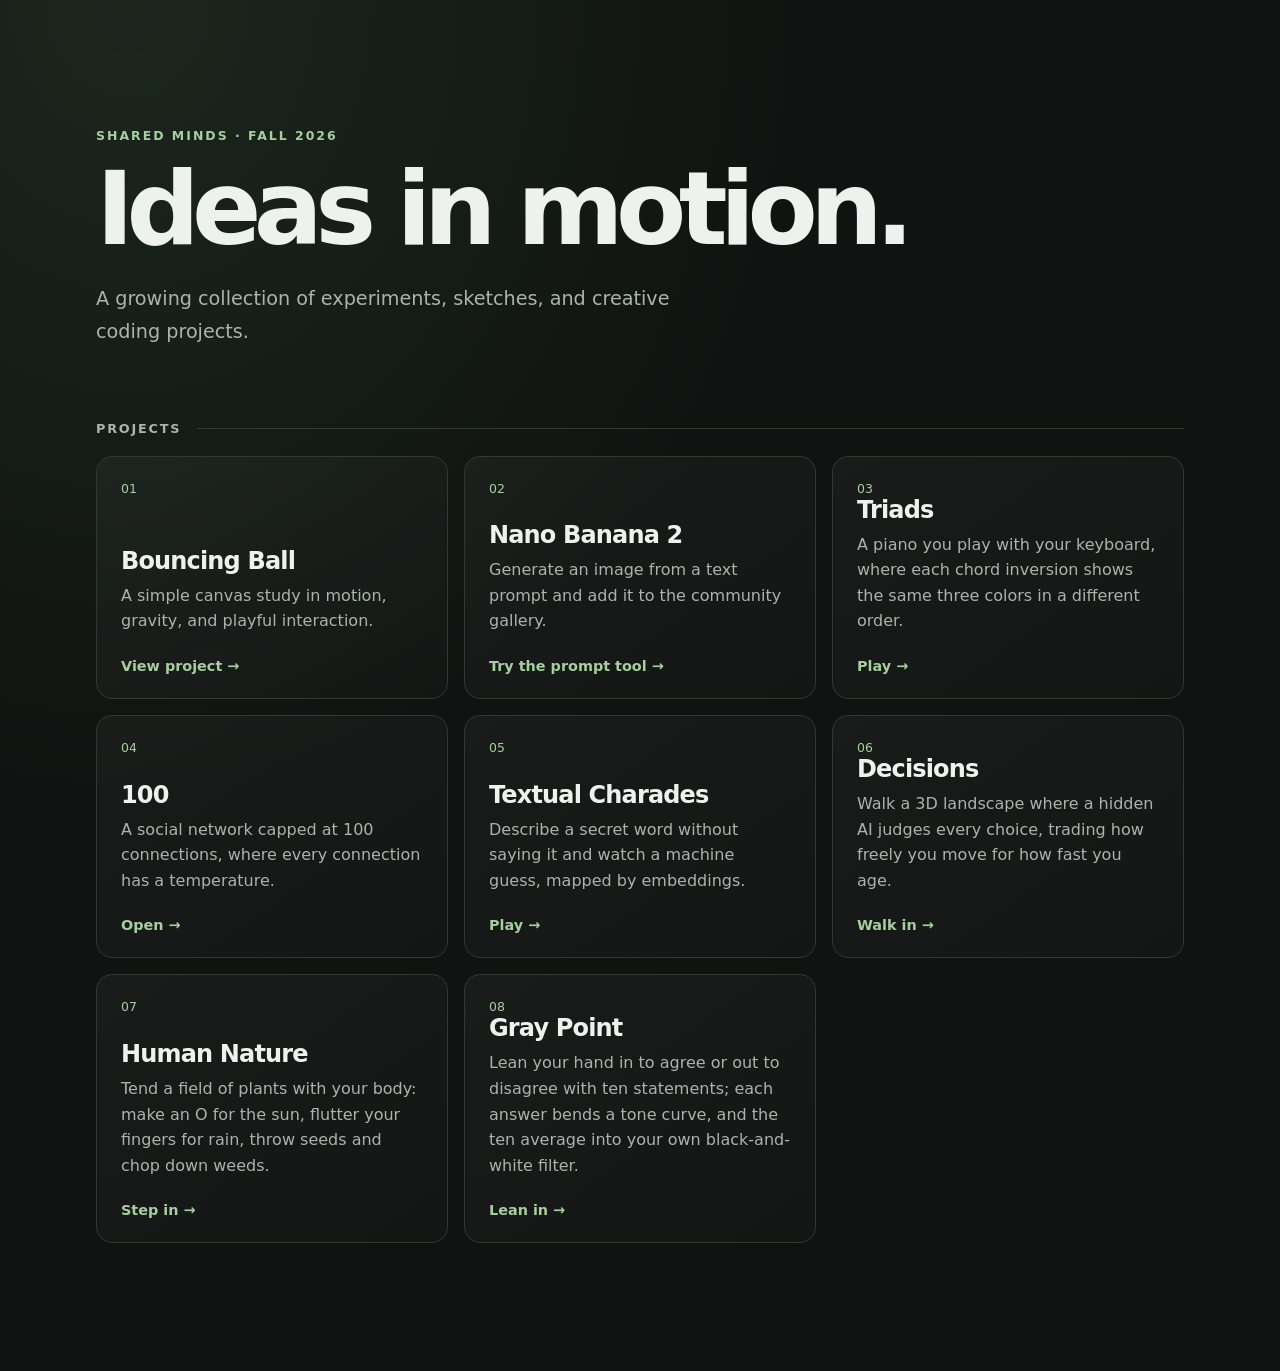
<file: index.html>
<!doctype html>
<html lang="en">
<head>
  <meta charset="utf-8">
  <meta name="viewport" content="width=device-width, initial-scale=1">
  <meta name="description" content="A collection of creative coding projects and examples.">
  <title>Shared Minds — Projects</title>
  <style>
    :root {
      color-scheme: dark;
      font-family: ui-sans-serif, system-ui, -apple-system, BlinkMacSystemFont, "Segoe UI", sans-serif;
      background: #101311;
      color: #edf2ec;
    }

    * {
      box-sizing: border-box;
    }

    body {
      min-height: 100vh;
      margin: 0;
      background:
        radial-gradient(ellipse at 10% 0%, rgb(101 159 104 / 14%), transparent 42rem),
        #101311;
    }

    main {
      width: min(100% - 3rem, 68rem);
      margin: 0 auto;
      padding: clamp(4rem, 10vw, 8rem) 0;
    }

    .eyebrow {
      margin: 0 0 1rem;
      color: #a6cf9e;
      font-size: 0.78rem;
      font-weight: 700;
      letter-spacing: 0.16em;
      text-transform: uppercase;
    }

    h1 {
      max-width: 12ch;
      margin: 0;
      font-size: clamp(3rem, 8vw, 6.5rem);
      font-weight: 650;
      letter-spacing: -0.075em;
      line-height: 0.98;
    }

    .intro {
      max-width: 36rem;
      margin: 1.5rem 0 0;
      color: #aab5a9;
      font-size: clamp(1rem, 2vw, 1.2rem);
      line-height: 1.7;
    }

    .section-heading {
      display: flex;
      align-items: center;
      gap: 1rem;
      margin: 4.5rem 0 1.25rem;
      color: #aab5a9;
      font-size: 0.8rem;
      font-weight: 700;
      letter-spacing: 0.14em;
      text-transform: uppercase;
    }

    .section-heading::after {
      height: 1px;
      flex: 1;
      background: #303a31;
      content: "";
    }

    .projects {
      display: grid;
      grid-template-columns: repeat(auto-fit, minmax(min(100%, 18rem), 1fr));
      gap: 1rem;
    }

    .project {
      display: flex;
      min-height: 13rem;
      flex-direction: column;
      align-items: flex-start;
      padding: 1.5rem;
      border: 1px solid #303a31;
      border-radius: 1rem;
      background: linear-gradient(145deg, rgb(255 255 255 / 4%), rgb(255 255 255 / 1%));
      color: inherit;
      text-decoration: none;
      transition: border-color 160ms ease, transform 160ms ease, background-color 160ms ease;
    }

    .project:hover {
      transform: translateY(-3px);
      border-color: #85ba7a;
      background-color: rgb(133 186 122 / 5%);
    }

    .project:focus-visible {
      outline: 3px solid #a6cf9e;
      outline-offset: 4px;
    }

    .project-number {
      color: #a6cf9e;
      font-size: 0.78rem;
      font-variant-numeric: tabular-nums;
    }

    .project h3 {
      margin: auto 0 0.5rem;
      font-size: 1.5rem;
      font-weight: 600;
      letter-spacing: -0.035em;
    }

    .project p {
      margin: 0;
      color: #aab5a9;
      line-height: 1.6;
    }

    .project-arrow {
      margin-top: 1.5rem;
      color: #a6cf9e;
      font-size: 0.9rem;
      font-weight: 650;
    }

    @media (prefers-reduced-motion: reduce) {
      *,
      *::before,
      *::after {
        scroll-behavior: auto !important;
        transition-duration: 0.01ms !important;
      }
    }
  </style>
</head>
<body>
  <main>
    <p class="eyebrow">Shared Minds · Fall 2026</p>
    <h1>Ideas in motion.</h1>
    <p class="intro">A growing collection of experiments, sketches, and creative coding projects.</p>

    <h2 class="section-heading">Projects</h2>
    <section class="projects" aria-label="Projects">
      <a class="project" href="./bouncing_ball/">
        <span class="project-number">01</span>
        <h3>Bouncing Ball</h3>
        <p>A simple canvas study in motion, gravity, and playful interaction.</p>
        <span class="project-arrow">View project &rarr;</span>
      </a>
      <a class="project" href="./nano_banana_2/">
        <span class="project-number">02</span>
        <h3>Nano Banana 2</h3>
        <p>Generate an image from a text prompt and add it to the community gallery.</p>
        <span class="project-arrow">Try the prompt tool &rarr;</span>
      </a>
      <a class="project" href="./a04_triads/">
        <span class="project-number">03</span>
        <h3>Triads</h3>
        <p>A piano you play with your keyboard, where each chord inversion shows the same three colors in a different order.</p>
        <span class="project-arrow">Play &rarr;</span>
      </a>
      <a class="project" href="./a05_100/">
        <span class="project-number">04</span>
        <h3>100</h3>
        <p>A social network capped at 100 connections, where every connection has a temperature.</p>
        <span class="project-arrow">Open &rarr;</span>
      </a>
      <a class="project" href="./a06_textual_charades/">
        <span class="project-number">05</span>
        <h3>Textual Charades</h3>
        <p>Describe a secret word without saying it and watch a machine guess, mapped by embeddings.</p>
        <span class="project-arrow">Play &rarr;</span>
      </a>
      <a class="project" href="./a07_spatial/">
        <span class="project-number">06</span>
        <h3>Decisions</h3>
        <p>Walk a 3D landscape where a hidden AI judges every choice, trading how freely you move for how fast you age.</p>
        <span class="project-arrow">Walk in &rarr;</span>
      </a>
      <a class="project" href="./a08_human_nature/">
        <span class="project-number">07</span>
        <h3>Human Nature</h3>
        <p>Tend a field of plants with your body: make an O for the sun, flutter your fingers for rain, throw seeds and chop down weeds.</p>
        <span class="project-arrow">Step in &rarr;</span>
      </a>
      <a class="project" href="./a09_gray_point/">
        <span class="project-number">08</span>
        <h3>Gray Point</h3>
        <p>Lean your hand in to agree or out to disagree with ten statements; each answer bends a tone curve, and the ten average into your own black-and-white filter.</p>
        <span class="project-arrow">Lean in &rarr;</span>
      </a>
    </section>
  </main>
</body>
</html>
</file>
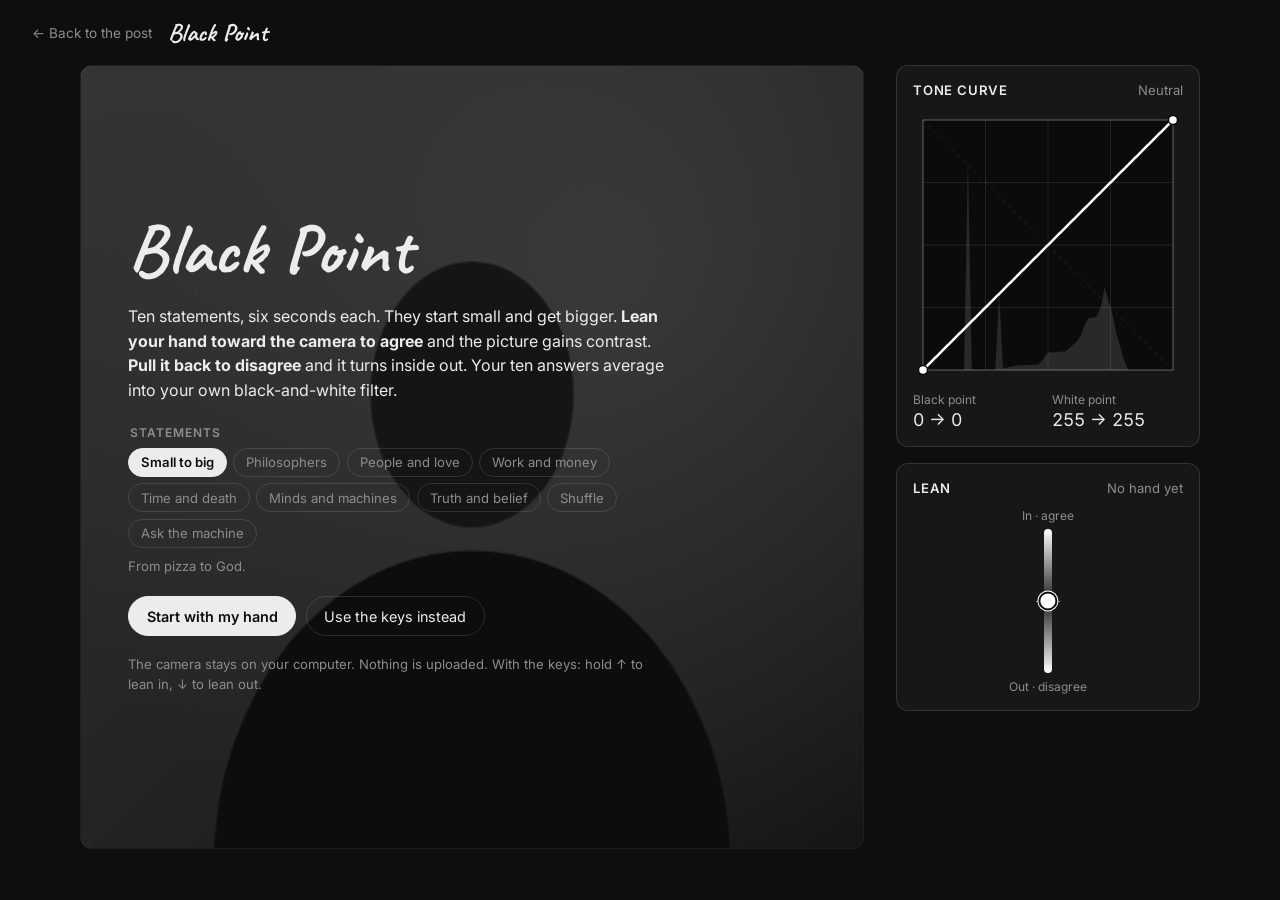
<file: a09_black_point/index.html>
<!doctype html>
<html lang="en">
<head>
  <meta charset="utf-8">
  <meta name="viewport" content="width=device-width, initial-scale=1">
  <meta name="description" content="Black Point: agree or disagree with ten statements by leaning your hand toward the camera or away from it. Each answer sets the black point, white point or inversion of your picture, and the ten average into your own black-and-white filter.">
  <title>Black Point — Shared Minds</title>
  <link rel="preconnect" href="https://fonts.googleapis.com">
  <link rel="preconnect" href="https://fonts.gstatic.com" crossorigin>
  <link href="https://fonts.googleapis.com/css2?family=Caveat:wght@500;700&family=Inter:wght@300;400;500;600&display=swap" rel="stylesheet">
  <link rel="stylesheet" href="style.css">
  <script type="module" src="script.js"></script>
</head>
<body data-mode="intro">
  <header class="top">
    <a class="back-link" href="https://www.six-hq.com/itp/semester-3/shared-minds/09-interface-metaphor">&larr; Back to the post</a>
    <span class="brand">Black Point</span>
    <span id="status" class="status" aria-live="polite"></span>
  </header>

  <main class="layout">
    <section class="stage-wrap">
      <div class="stage">
        <canvas id="stage" width="480" height="480" aria-label="Your camera, in black and white, with the current statement over it"></canvas>

        <div class="overlay intro-card" id="intro">
          <h1>Black Point</h1>
          <p>Ten statements, six seconds each. They start small and get bigger. <strong>Lean your hand toward the camera to agree</strong> and the picture gains contrast. <strong>Pull it back to disagree</strong> and it turns inside out. Your ten answers average into your own black-and-white filter.</p>
          <fieldset class="sets">
            <legend>Statements</legend>
            <div class="set-chips" id="set-chips"></div>
            <p class="fine" id="set-blurb"></p>
            <input id="topic" class="topic" type="text" maxlength="120" placeholder="A topic for the machine, or leave it blank" hidden>
          </fieldset>
          <div class="actions">
            <button id="start-hand" class="button primary" type="button">Start with my hand</button>
            <button id="start-keys" class="button" type="button">Use the keys instead</button>
          </div>
          <p class="fine">The camera stays on your computer. Nothing is uploaded. With the keys: hold &uarr; to lean in, &darr; to lean out.</p>
        </div>

        <div class="overlay calibrate-card" id="calibrate" hidden>
          <p class="big" id="calibrate-text">Hold up one open hand, palm to the camera, where it feels natural.</p>
          <div class="ring"><span id="calibrate-fill"></span></div>
          <p class="fine" id="calibrate-hint">Then lean it toward the camera to agree, back to disagree.</p>
        </div>

        <div class="statement" id="statement" hidden>
          <span class="count" id="count">1 / 10</span>
          <p id="statement-text"></p>
          <div class="timer"><span id="timer-fill"></span></div>
        </div>

        <div class="overlay done-card" id="countdown" hidden>
          <p class="big" id="countdown-text">3</p>
        </div>
      </div>

      <div class="result-controls" id="result-controls" hidden>
        <div class="segmented" role="tablist" aria-label="What the picture shows">
          <button id="view-live" type="button" role="tab" aria-selected="true">Live, with your filter</button>
          <button id="view-average" type="button" role="tab" aria-selected="false">Your ten, averaged</button>
        </div>
        <label class="slider">
          <span>Color <output id="sat-value">0%</output></span>
          <input id="saturation" type="range" min="0" max="100" value="0">
        </label>
        <div class="actions">
          <button id="save" class="button" type="button">Save image</button>
          <button id="new-set" class="button" type="button">New statements</button>
          <button id="again" class="button primary" type="button">Same ten again</button>
        </div>
      </div>
    </section>

    <aside class="panel">
      <div class="curve-card">
        <div class="card-head">
          <span>Tone curve</span>
          <span id="curve-label" class="muted">Neutral</span>
        </div>
        <canvas id="curve" width="300" height="300" aria-label="The tone curve: input brightness across, output brightness up, with the black point and white point marked"></canvas>
        <dl class="points">
          <div><dt>Black point</dt><dd id="black-point">0</dd></div>
          <div><dt>White point</dt><dd id="white-point">255</dd></div>
        </dl>
      </div>

      <div class="lean-card" id="lean-card">
        <div class="card-head">
          <span>Lean</span>
          <span id="hand-label" class="muted">No hand yet</span>
        </div>
        <div class="meter" id="meter" aria-hidden="true">
          <span class="meter-end">In · agree</span>
          <div class="meter-track"><span class="meter-mid"></span><span id="meter-dot" class="meter-dot"></span></div>
          <span class="meter-end">Out · disagree</span>
        </div>
      </div>

      <div class="reading" id="reading" hidden>
        <p id="reading-text"></p>
      </div>
    </aside>
  </main>

  <section class="answers" id="answers" hidden>
    <h2 id="answers-title">Your ten</h2>
    <ol id="answer-list"></ol>
  </section>

  <video id="video" playsinline muted></video>
</body>
</html>
</file>
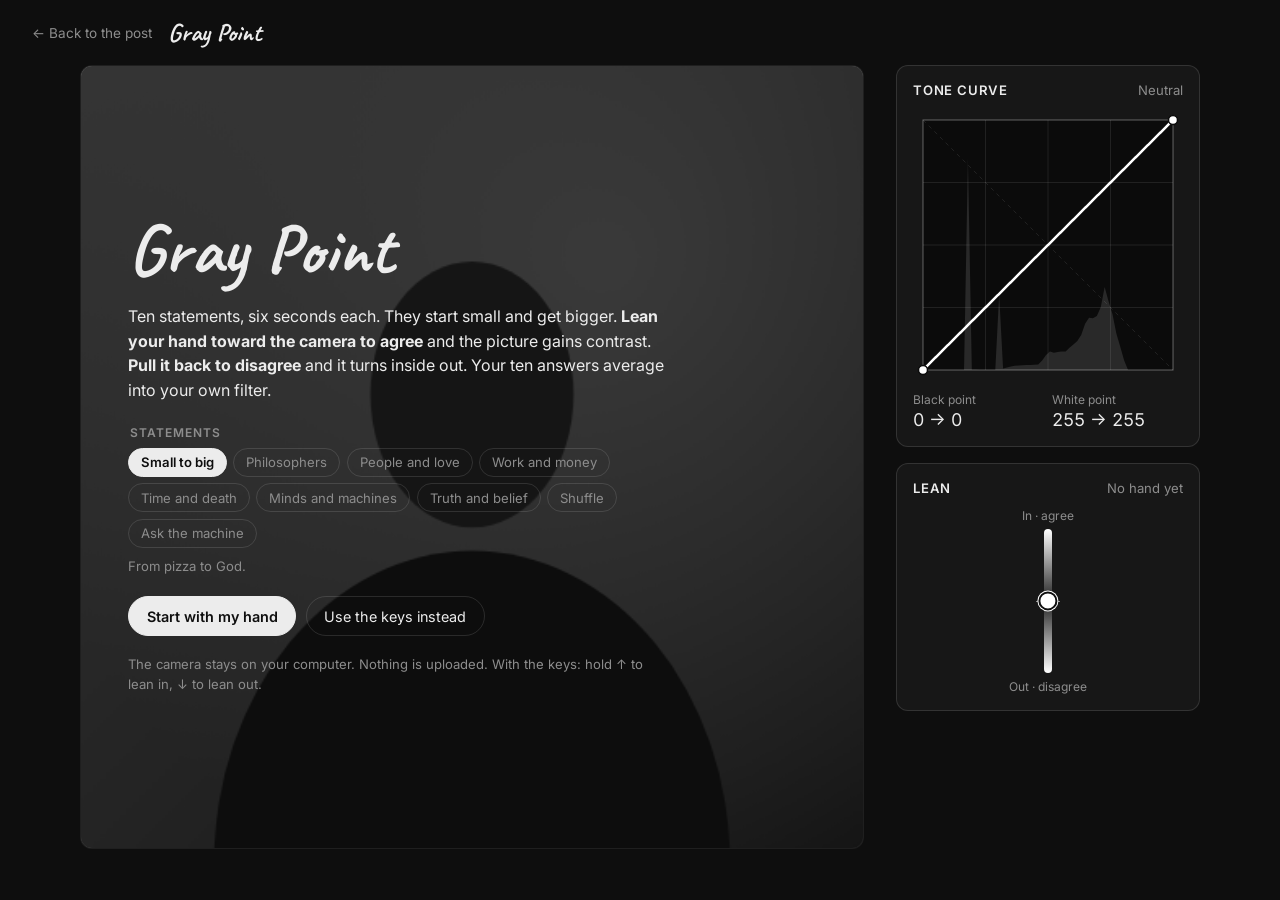
<file: a09_gray_point/index.html>
<!doctype html>
<html lang="en">
<head>
  <meta charset="utf-8">
  <meta name="viewport" content="width=device-width, initial-scale=1">
  <meta name="description" content="Gray Point: agree or disagree with ten statements by leaning your hand toward the camera or away from it. Each answer sets the black point, white point or inversion of your picture, and the ten average into your own black-and-white filter.">
  <title>Gray Point — Shared Minds</title>
  <link rel="preconnect" href="https://fonts.googleapis.com">
  <link rel="preconnect" href="https://fonts.gstatic.com" crossorigin>
  <link href="https://fonts.googleapis.com/css2?family=Caveat:wght@500;700&family=Inter:wght@300;400;500;600&display=swap" rel="stylesheet">
  <link rel="stylesheet" href="style.css">
  <script type="module" src="script.js"></script>
</head>
<body data-mode="intro">
  <header class="top">
    <a class="back-link" href="https://www.six-hq.com/itp/semester-3/shared-minds/09-interface-metaphor">&larr; Back to the post</a>
    <span class="brand">Gray Point</span>
    <span id="status" class="status" aria-live="polite"></span>
  </header>

  <main class="layout">
    <section class="stage-wrap">
      <div class="stage">
        <canvas id="stage" width="480" height="480" aria-label="Your camera, in black and white, with the current statement over it"></canvas>

        <div class="overlay intro-card" id="intro">
          <h1>Gray Point</h1>
          <p>Ten statements, six seconds each. They start small and get bigger. <strong>Lean your hand toward the camera to agree</strong> and the picture gains contrast. <strong>Pull it back to disagree</strong> and it turns inside out. Your ten answers average into your own filter.</p>
          <fieldset class="sets">
            <legend>Statements</legend>
            <div class="set-chips" id="set-chips"></div>
            <p class="fine" id="set-blurb"></p>
            <input id="topic" class="topic" type="text" maxlength="120" placeholder="A topic for the machine, or leave it blank" hidden>
          </fieldset>
          <div class="actions">
            <button id="start-hand" class="button primary" type="button">Start with my hand</button>
            <button id="start-keys" class="button" type="button">Use the keys instead</button>
          </div>
          <p class="fine">The camera stays on your computer. Nothing is uploaded. With the keys: hold &uarr; to lean in, &darr; to lean out.</p>
        </div>

        <div class="overlay calibrate-card" id="calibrate" hidden>
          <p class="big" id="calibrate-text">Hold up one open hand, palm to the camera, where it feels natural.</p>
          <div class="ring"><span id="calibrate-fill"></span></div>
          <p class="fine" id="calibrate-hint">Then lean it toward the camera to agree, back to disagree.</p>
        </div>

        <div class="statement" id="statement" hidden>
          <span class="count" id="count">1 / 10</span>
          <p id="statement-text"></p>
          <div class="timer"><span id="timer-fill"></span></div>
        </div>

        <div class="overlay done-card" id="countdown" hidden>
          <p class="big" id="countdown-text">3</p>
        </div>
      </div>

      <div class="result-controls" id="result-controls" hidden>
        <div class="segmented" role="tablist" aria-label="What the picture shows">
          <button id="view-live" type="button" role="tab" aria-selected="true">Live, with your filter</button>
          <button id="view-average" type="button" role="tab" aria-selected="false">Your ten, averaged</button>
        </div>
        <label class="slider">
          <span>Color <output id="sat-value">100%</output></span>
          <input id="saturation" type="range" min="0" max="100" value="100">
        </label>
        <label class="slider">
          <span>Pixels <output id="pixel-value">Off</output></span>
          <input id="pixel" type="range" min="0" max="100" value="0">
        </label>
        <div class="actions">
          <button id="save" class="button" type="button">Save image</button>
          <button id="new-set" class="button" type="button">New statements</button>
          <button id="again" class="button primary" type="button">Same ten again</button>
        </div>
      </div>
    </section>

    <aside class="panel">
      <div class="curve-card">
        <div class="card-head">
          <span>Tone curve</span>
          <span id="curve-label" class="muted">Neutral</span>
        </div>
        <canvas id="curve" width="300" height="300" aria-label="The tone curve: input brightness across, output brightness up, with the black point and white point marked"></canvas>
        <dl class="points">
          <div><dt>Black point</dt><dd id="black-point">0</dd></div>
          <div><dt>White point</dt><dd id="white-point">255</dd></div>
        </dl>
      </div>

      <div class="lean-card" id="lean-card">
        <div class="card-head">
          <span>Lean</span>
          <span id="hand-label" class="muted">No hand yet</span>
        </div>
        <div class="meter" id="meter" aria-hidden="true">
          <span class="meter-end">In · agree</span>
          <div class="meter-track"><span class="meter-mid"></span><span id="meter-dot" class="meter-dot"></span></div>
          <span class="meter-end">Out · disagree</span>
        </div>
      </div>

      <div class="reading" id="reading" hidden>
        <p id="reading-text"></p>
      </div>
    </aside>
  </main>

  <section class="answers" id="answers" hidden>
    <h2 id="answers-title">Your ten</h2>
    <ol id="answer-list"></ol>
  </section>

  <video id="video" playsinline muted></video>
</body>
</html>
</file>
<file: a09_black_point/style.css>
:root {
  --bg: #0e0e0e;
  --panel: #171717;
  --line: rgb(255 255 255 / 12%);
  --text: #ececec;
  --muted: #8d8d8d;
  --ease: cubic-bezier(0.4, 0, 0.2, 1);
  font-family: "Inter", system-ui, sans-serif;
  color-scheme: dark;
}

* {
  box-sizing: border-box;
}

body {
  min-height: 100vh;
  margin: 0;
  background: var(--bg);
  color: var(--text);
}

[hidden] {
  display: none !important;
}

.top {
  display: flex;
  align-items: center;
  gap: 1rem;
  padding: 1rem clamp(1rem, 3vw, 2rem);
}

.back-link {
  color: var(--muted);
  font-size: 0.85rem;
  text-decoration: none;
}

.back-link:hover {
  color: var(--text);
}

.brand {
  font-family: "Caveat", cursive;
  font-size: 1.6rem;
  font-weight: 700;
}

.status {
  margin-left: auto;
  color: var(--muted);
  font-size: 0.85rem;
}

.layout {
  display: grid;
  grid-template-columns: minmax(0, 1fr) 19rem;
  gap: clamp(1rem, 3vw, 2rem);
  width: min(100% - 2rem, 70rem);
  margin: 0 auto;
  padding-bottom: 2rem;
}

.stage {
  position: relative;
  width: min(100%, calc(100vh - 7rem));
  aspect-ratio: 1;
  margin: 0 auto;
  overflow: hidden;
  border: 1px solid var(--line);
  border-radius: 0.75rem;
  background: #000;
}

#stage {
  display: block;
  width: 100%;
  height: 100%;
}

.overlay {
  position: absolute;
  inset: 0;
  display: flex;
  flex-direction: column;
  align-items: center;
  justify-content: center;
  gap: 0.25rem;
  padding: clamp(1.25rem, 6%, 3rem);
  background: rgb(0 0 0 / 72%);
  text-align: center;
}

.intro-card {
  align-items: flex-start;
  justify-content: safe center;
  overflow-y: auto;
  text-align: left;
}

.sets {
  width: 100%;
  max-width: 34rem;
  margin: 0.75rem 0 0;
  padding: 0;
  border: 0;
}

.sets legend {
  margin-bottom: 0.5rem;
  color: var(--muted);
  font-size: 0.75rem;
  font-weight: 600;
  letter-spacing: 0.08em;
  text-transform: uppercase;
}

.set-chips {
  display: flex;
  flex-wrap: wrap;
  gap: 0.4rem;
}

.set-chips label {
  position: relative;
}

.set-chips input {
  position: absolute;
  opacity: 0;
  pointer-events: none;
}

.set-chips span {
  display: inline-block;
  padding: 0.35rem 0.75rem;
  border: 1px solid var(--line);
  border-radius: 999px;
  color: var(--muted);
  font-size: 0.82rem;
  cursor: pointer;
  transition: border-color 160ms var(--ease), color 160ms var(--ease);
}

.set-chips span:hover {
  border-color: var(--text);
  color: var(--text);
}

.set-chips input:checked + span {
  border-color: var(--text);
  background: var(--text);
  color: #0e0e0e;
  font-weight: 600;
}

.set-chips input:focus-visible + span {
  outline: 2px solid #fff;
  outline-offset: 2px;
}

.sets .fine {
  margin: 0.5rem 0 0;
}

.topic {
  width: 100%;
  margin-top: 0.5rem;
  padding: 0.55rem 0.8rem;
  border: 1px solid var(--line);
  border-radius: 0.5rem;
  background: rgb(0 0 0 / 40%);
  color: var(--text);
  font: inherit;
  font-size: 0.9rem;
}

.topic:focus {
  border-color: var(--text);
  outline: none;
}

.intro-card h1 {
  margin: 0 0 0.5rem;
  font-family: "Caveat", cursive;
  font-size: clamp(3rem, 9vw, 4.5rem);
  font-weight: 700;
  line-height: 1;
}

.intro-card p {
  max-width: 34rem;
  margin: 0.35rem 0;
  line-height: 1.55;
}

.fine {
  color: var(--muted);
  font-size: 0.82rem;
}

.big {
  max-width: 26rem;
  margin: 0 0 1rem;
  font-size: clamp(1.1rem, 2.8vw, 1.5rem);
  line-height: 1.4;
}

#countdown-text {
  font-family: "Caveat", cursive;
  font-size: clamp(5rem, 18vw, 9rem);
  font-weight: 700;
}

.done-card {
  background: rgb(0 0 0 / 35%);
}

.actions {
  display: flex;
  flex-wrap: wrap;
  gap: 0.6rem;
  margin: 1rem 0 0.5rem;
}

.button {
  padding: 0.65rem 1.1rem;
  border: 1px solid var(--line);
  border-radius: 999px;
  background: transparent;
  color: var(--text);
  font: inherit;
  font-size: 0.9rem;
  cursor: pointer;
  transition: background-color 160ms var(--ease), border-color 160ms var(--ease);
}

.button:hover {
  border-color: var(--text);
}

.button.primary {
  border-color: var(--text);
  background: var(--text);
  color: #0e0e0e;
  font-weight: 600;
}

.button.primary:hover {
  background: #fff;
}

.button:focus-visible,
.segmented button:focus-visible,
input:focus-visible {
  outline: 2px solid #fff;
  outline-offset: 3px;
}

.ring {
  width: 10rem;
  height: 0.35rem;
  overflow: hidden;
  border-radius: 999px;
  background: rgb(255 255 255 / 18%);
}

.ring span,
.timer span {
  display: block;
  width: 0;
  height: 100%;
  background: #fff;
}

.statement {
  position: absolute;
  right: 0;
  bottom: 0;
  left: 0;
  padding: 1rem clamp(1rem, 5%, 2rem) 1.25rem;
  background: linear-gradient(to top, rgb(0 0 0 / 82%), rgb(0 0 0 / 55%) 70%, transparent);
  text-align: center;
  transition: opacity 300ms var(--ease);
}

.statement.fading {
  opacity: 0;
}

.statement .count {
  color: rgb(255 255 255 / 65%);
  font-size: 0.78rem;
  font-variant-numeric: tabular-nums;
  letter-spacing: 0.12em;
}

.statement p {
  margin: 0.3rem 0 0.9rem;
  font-size: clamp(1.25rem, 3.6vw, 2rem);
  font-weight: 500;
  line-height: 1.25;
  text-shadow: 0 1px 8px rgb(0 0 0 / 60%);
}

.timer {
  height: 3px;
  overflow: hidden;
  border-radius: 999px;
  background: rgb(255 255 255 / 20%);
}

.panel {
  display: flex;
  flex-direction: column;
  gap: 1rem;
}

.curve-card,
.lean-card,
.reading {
  padding: 1rem;
  border: 1px solid var(--line);
  border-radius: 0.75rem;
  background: var(--panel);
}

.card-head {
  display: flex;
  justify-content: space-between;
  margin-bottom: 0.75rem;
  font-size: 0.82rem;
  font-weight: 600;
  letter-spacing: 0.06em;
  text-transform: uppercase;
}

.muted {
  color: var(--muted);
  font-weight: 400;
  letter-spacing: 0;
  text-transform: none;
}

#curve {
  display: block;
  width: 100%;
  aspect-ratio: 1;
}

.points {
  display: grid;
  grid-template-columns: 1fr 1fr;
  gap: 0.5rem;
  margin: 0.75rem 0 0;
}

.points dt {
  color: var(--muted);
  font-size: 0.75rem;
}

.points dd {
  margin: 0.1rem 0 0;
  font-size: 1.1rem;
  font-variant-numeric: tabular-nums;
}

.meter {
  display: flex;
  flex-direction: column;
  align-items: center;
  gap: 0.4rem;
}

.meter-end {
  color: var(--muted);
  font-size: 0.75rem;
}

.meter-track {
  position: relative;
  width: 0.5rem;
  height: 9rem;
  border-radius: 999px;
  background: linear-gradient(#fff, #222 50%, #fff);
}

.meter-mid {
  position: absolute;
  top: 50%;
  left: -0.5rem;
  width: 1.5rem;
  height: 1px;
  background: var(--muted);
}

.meter-dot {
  position: absolute;
  top: 50%;
  left: 50%;
  width: 1.2rem;
  height: 1.2rem;
  border: 2px solid #0e0e0e;
  border-radius: 50%;
  background: #fff;
  box-shadow: 0 0 0 1px #fff;
  transform: translate(-50%, -50%);
}

.reading p {
  margin: 0;
  line-height: 1.55;
}

.result-controls {
  display: flex;
  flex-wrap: wrap;
  align-items: center;
  justify-content: space-between;
  gap: 1rem;
  width: min(100%, calc(100vh - 7rem));
  margin: 1rem auto 0;
}

.result-controls .actions {
  margin: 0;
}

.segmented {
  display: inline-flex;
  padding: 0.2rem;
  border: 1px solid var(--line);
  border-radius: 999px;
}

.segmented button {
  padding: 0.45rem 0.85rem;
  border: 0;
  border-radius: 999px;
  background: transparent;
  color: var(--muted);
  font: inherit;
  font-size: 0.82rem;
  cursor: pointer;
}

.segmented button[aria-selected="true"] {
  background: var(--text);
  color: #0e0e0e;
  font-weight: 600;
}

.slider {
  display: flex;
  flex-direction: column;
  gap: 0.25rem;
  min-width: 9rem;
  font-size: 0.8rem;
}

.slider span {
  display: flex;
  justify-content: space-between;
  color: var(--muted);
}

.slider input {
  width: 100%;
  accent-color: #fff;
}

.answers {
  width: min(100% - 2rem, 70rem);
  margin: 0 auto;
  padding: 1rem 0 4rem;
}

.answers h2 {
  margin: 0 0 1rem;
  font-family: "Caveat", cursive;
  font-size: 2.2rem;
  font-weight: 700;
}

.answers ol {
  display: grid;
  grid-template-columns: repeat(auto-fill, minmax(min(100%, 12rem), 1fr));
  gap: 1rem;
  margin: 0;
  padding: 0;
  list-style: none;
}

.answers li {
  overflow: hidden;
  border: 1px solid var(--line);
  border-radius: 0.6rem;
  background: var(--panel);
}

.answers canvas {
  display: block;
  width: 100%;
  aspect-ratio: 1;
}

.answers .answer-body {
  padding: 0.7rem 0.8rem 0.85rem;
}

.answers .answer-body p {
  margin: 0 0 0.4rem;
  font-size: 0.9rem;
  line-height: 1.35;
}

.answers .verdict {
  color: var(--muted);
  font-size: 0.78rem;
}

#video {
  position: absolute;
  width: 1px;
  height: 1px;
  opacity: 0;
  pointer-events: none;
}

@media (max-width: 52rem) {
  .layout {
    grid-template-columns: 1fr;
  }

  .stage,
  .result-controls {
    width: 100%;
  }

  .panel {
    display: grid;
    grid-template-columns: 1fr 1fr;
  }

  .meter-track {
    height: 6rem;
  }

  .reading {
    grid-column: 1 / -1;
  }
}

@media (max-width: 30rem) {
  /* The intro is taller than a square phone frame: let it set the frame's height instead. */
  body[data-mode="intro"] .stage {
    aspect-ratio: auto;
    min-height: calc(100vw - 2rem);
  }

  body[data-mode="intro"] #stage {
    position: absolute;
    inset: 0;
    object-fit: cover;
  }

  .intro-card {
    position: relative;
    inset: auto;
    min-height: calc(100vw - 2rem);
  }

  .top {
    flex-wrap: wrap;
    gap: 0.25rem 1rem;
  }

  .status {
    flex-basis: 100%;
    margin-left: 0;
  }

  .panel {
    grid-template-columns: 1fr;
  }

  .curve-card {
    width: 100%;
    max-width: 22rem;
    margin: 0 auto;
  }
}

@media (prefers-reduced-motion: reduce) {
  * {
    transition-duration: 0.01ms !important;
  }
}
</file>
<file: a09_gray_point/style.css>
:root {
  --bg: #0e0e0e;
  --panel: #171717;
  --line: rgb(255 255 255 / 12%);
  --text: #ececec;
  --muted: #8d8d8d;
  --ease: cubic-bezier(0.4, 0, 0.2, 1);
  font-family: "Inter", system-ui, sans-serif;
  color-scheme: dark;
}

* {
  box-sizing: border-box;
}

body {
  min-height: 100vh;
  margin: 0;
  background: var(--bg);
  color: var(--text);
}

[hidden] {
  display: none !important;
}

.top {
  display: flex;
  align-items: center;
  gap: 1rem;
  padding: 1rem clamp(1rem, 3vw, 2rem);
}

.back-link {
  color: var(--muted);
  font-size: 0.85rem;
  text-decoration: none;
}

.back-link:hover {
  color: var(--text);
}

.brand {
  font-family: "Caveat", cursive;
  font-size: 1.6rem;
  font-weight: 700;
}

.status {
  margin-left: auto;
  color: var(--muted);
  font-size: 0.85rem;
}

.layout {
  display: grid;
  grid-template-columns: minmax(0, 1fr) 19rem;
  gap: clamp(1rem, 3vw, 2rem);
  width: min(100% - 2rem, 70rem);
  margin: 0 auto;
  padding-bottom: 2rem;
}

.stage {
  position: relative;
  width: min(100%, calc(100vh - 7rem));
  aspect-ratio: 1;
  margin: 0 auto;
  overflow: hidden;
  border: 1px solid var(--line);
  border-radius: 0.75rem;
  background: #000;
}

#stage {
  display: block;
  width: 100%;
  height: 100%;
}

.overlay {
  position: absolute;
  inset: 0;
  display: flex;
  flex-direction: column;
  align-items: center;
  justify-content: center;
  gap: 0.25rem;
  padding: clamp(1.25rem, 6%, 3rem);
  background: rgb(0 0 0 / 72%);
  text-align: center;
}

.intro-card {
  align-items: flex-start;
  justify-content: safe center;
  overflow-y: auto;
  text-align: left;
}

.sets {
  width: 100%;
  max-width: 34rem;
  margin: 0.75rem 0 0;
  padding: 0;
  border: 0;
}

.sets legend {
  margin-bottom: 0.5rem;
  color: var(--muted);
  font-size: 0.75rem;
  font-weight: 600;
  letter-spacing: 0.08em;
  text-transform: uppercase;
}

.set-chips {
  display: flex;
  flex-wrap: wrap;
  gap: 0.4rem;
}

.set-chips label {
  position: relative;
}

.set-chips input {
  position: absolute;
  opacity: 0;
  pointer-events: none;
}

.set-chips span {
  display: inline-block;
  padding: 0.35rem 0.75rem;
  border: 1px solid var(--line);
  border-radius: 999px;
  color: var(--muted);
  font-size: 0.82rem;
  cursor: pointer;
  transition: border-color 160ms var(--ease), color 160ms var(--ease);
}

.set-chips span:hover {
  border-color: var(--text);
  color: var(--text);
}

.set-chips input:checked + span {
  border-color: var(--text);
  background: var(--text);
  color: #0e0e0e;
  font-weight: 600;
}

.set-chips input:focus-visible + span {
  outline: 2px solid #fff;
  outline-offset: 2px;
}

.sets .fine {
  margin: 0.5rem 0 0;
}

.topic {
  width: 100%;
  margin-top: 0.5rem;
  padding: 0.55rem 0.8rem;
  border: 1px solid var(--line);
  border-radius: 0.5rem;
  background: rgb(0 0 0 / 40%);
  color: var(--text);
  font: inherit;
  font-size: 0.9rem;
}

.topic:focus {
  border-color: var(--text);
  outline: none;
}

.intro-card h1 {
  margin: 0 0 0.5rem;
  font-family: "Caveat", cursive;
  font-size: clamp(3rem, 9vw, 4.5rem);
  font-weight: 700;
  line-height: 1;
}

.intro-card p {
  max-width: 34rem;
  margin: 0.35rem 0;
  line-height: 1.55;
}

.fine {
  color: var(--muted);
  font-size: 0.82rem;
}

.big {
  max-width: 26rem;
  margin: 0 0 1rem;
  font-size: clamp(1.1rem, 2.8vw, 1.5rem);
  line-height: 1.4;
}

#countdown-text {
  font-family: "Caveat", cursive;
  font-size: clamp(5rem, 18vw, 9rem);
  font-weight: 700;
}

.done-card {
  background: rgb(0 0 0 / 35%);
}

.actions {
  display: flex;
  flex-wrap: wrap;
  gap: 0.6rem;
  margin: 1rem 0 0.5rem;
}

.button {
  padding: 0.65rem 1.1rem;
  border: 1px solid var(--line);
  border-radius: 999px;
  background: transparent;
  color: var(--text);
  font: inherit;
  font-size: 0.9rem;
  cursor: pointer;
  transition: background-color 160ms var(--ease), border-color 160ms var(--ease);
}

.button:hover {
  border-color: var(--text);
}

.button.primary {
  border-color: var(--text);
  background: var(--text);
  color: #0e0e0e;
  font-weight: 600;
}

.button.primary:hover {
  background: #fff;
}

.button:focus-visible,
.segmented button:focus-visible,
input:focus-visible {
  outline: 2px solid #fff;
  outline-offset: 3px;
}

.ring {
  width: 10rem;
  height: 0.35rem;
  overflow: hidden;
  border-radius: 999px;
  background: rgb(255 255 255 / 18%);
}

.ring span,
.timer span {
  display: block;
  width: 0;
  height: 100%;
  background: #fff;
}

.statement {
  position: absolute;
  right: 0;
  bottom: 0;
  left: 0;
  padding: 1rem clamp(1rem, 5%, 2rem) 1.25rem;
  background: linear-gradient(to top, rgb(0 0 0 / 82%), rgb(0 0 0 / 55%) 70%, transparent);
  text-align: center;
  transition: opacity 300ms var(--ease);
}

.statement.fading {
  opacity: 0;
}

.statement .count {
  color: rgb(255 255 255 / 65%);
  font-size: 0.78rem;
  font-variant-numeric: tabular-nums;
  letter-spacing: 0.12em;
}

.statement p {
  margin: 0.3rem 0 0.9rem;
  font-size: clamp(1.25rem, 3.6vw, 2rem);
  font-weight: 500;
  line-height: 1.25;
  text-shadow: 0 1px 8px rgb(0 0 0 / 60%);
}

.timer {
  height: 3px;
  overflow: hidden;
  border-radius: 999px;
  background: rgb(255 255 255 / 20%);
}

.panel {
  display: flex;
  flex-direction: column;
  gap: 1rem;
}

.curve-card,
.lean-card,
.reading {
  padding: 1rem;
  border: 1px solid var(--line);
  border-radius: 0.75rem;
  background: var(--panel);
}

.card-head {
  display: flex;
  justify-content: space-between;
  margin-bottom: 0.75rem;
  font-size: 0.82rem;
  font-weight: 600;
  letter-spacing: 0.06em;
  text-transform: uppercase;
}

.muted {
  color: var(--muted);
  font-weight: 400;
  letter-spacing: 0;
  text-transform: none;
}

#curve {
  display: block;
  width: 100%;
  aspect-ratio: 1;
}

.points {
  display: grid;
  grid-template-columns: 1fr 1fr;
  gap: 0.5rem;
  margin: 0.75rem 0 0;
}

.points dt {
  color: var(--muted);
  font-size: 0.75rem;
}

.points dd {
  margin: 0.1rem 0 0;
  font-size: 1.1rem;
  font-variant-numeric: tabular-nums;
}

.meter {
  display: flex;
  flex-direction: column;
  align-items: center;
  gap: 0.4rem;
}

.meter-end {
  color: var(--muted);
  font-size: 0.75rem;
}

.meter-track {
  position: relative;
  width: 0.5rem;
  height: 9rem;
  border-radius: 999px;
  background: linear-gradient(#fff, #222 50%, #fff);
}

.meter-mid {
  position: absolute;
  top: 50%;
  left: -0.5rem;
  width: 1.5rem;
  height: 1px;
  background: var(--muted);
}

.meter-dot {
  position: absolute;
  top: 50%;
  left: 50%;
  width: 1.2rem;
  height: 1.2rem;
  border: 2px solid #0e0e0e;
  border-radius: 50%;
  background: #fff;
  box-shadow: 0 0 0 1px #fff;
  transform: translate(-50%, -50%);
}

.reading p {
  margin: 0;
  line-height: 1.55;
}

.result-controls {
  display: flex;
  flex-wrap: wrap;
  align-items: center;
  justify-content: space-between;
  gap: 1rem;
  width: min(100%, calc(100vh - 7rem));
  margin: 1rem auto 0;
}

.result-controls .actions {
  margin: 0;
}

.segmented {
  display: inline-flex;
  padding: 0.2rem;
  border: 1px solid var(--line);
  border-radius: 999px;
}

.segmented button {
  padding: 0.45rem 0.85rem;
  border: 0;
  border-radius: 999px;
  background: transparent;
  color: var(--muted);
  font: inherit;
  font-size: 0.82rem;
  cursor: pointer;
}

.segmented button[aria-selected="true"] {
  background: var(--text);
  color: #0e0e0e;
  font-weight: 600;
}

.slider {
  display: flex;
  flex-direction: column;
  gap: 0.25rem;
  min-width: 9rem;
  font-size: 0.8rem;
}

.slider span {
  display: flex;
  justify-content: space-between;
  color: var(--muted);
}

.slider input {
  width: 100%;
  accent-color: #fff;
}

.answers {
  width: min(100% - 2rem, 70rem);
  margin: 0 auto;
  padding: 1rem 0 4rem;
}

.answers h2 {
  margin: 0 0 1rem;
  font-family: "Caveat", cursive;
  font-size: 2.2rem;
  font-weight: 700;
}

.answers ol {
  display: grid;
  grid-template-columns: repeat(auto-fill, minmax(min(100%, 12rem), 1fr));
  gap: 1rem;
  margin: 0;
  padding: 0;
  list-style: none;
}

.answers li {
  overflow: hidden;
  border: 1px solid var(--line);
  border-radius: 0.6rem;
  background: var(--panel);
}

.answers canvas {
  display: block;
  width: 100%;
  aspect-ratio: 1;
}

.answers .answer-body {
  padding: 0.7rem 0.8rem 0.85rem;
}

.answers .answer-body p {
  margin: 0 0 0.4rem;
  font-size: 0.9rem;
  line-height: 1.35;
}

.answers .verdict {
  color: var(--muted);
  font-size: 0.78rem;
}

#video {
  position: absolute;
  width: 1px;
  height: 1px;
  opacity: 0;
  pointer-events: none;
}

@media (max-width: 52rem) {
  .layout {
    grid-template-columns: 1fr;
  }

  .stage,
  .result-controls {
    width: 100%;
  }

  .panel {
    display: grid;
    grid-template-columns: 1fr 1fr;
  }

  .meter-track {
    height: 6rem;
  }

  .reading {
    grid-column: 1 / -1;
  }
}

@media (max-width: 30rem) {
  /* The intro is taller than a square phone frame: let it set the frame's height instead. */
  body[data-mode="intro"] .stage {
    aspect-ratio: auto;
    min-height: calc(100vw - 2rem);
  }

  body[data-mode="intro"] #stage {
    position: absolute;
    inset: 0;
    object-fit: cover;
  }

  .intro-card {
    position: relative;
    inset: auto;
    min-height: calc(100vw - 2rem);
  }

  .top {
    flex-wrap: wrap;
    gap: 0.25rem 1rem;
  }

  .status {
    flex-basis: 100%;
    margin-left: 0;
  }

  .panel {
    grid-template-columns: 1fr;
  }

  .curve-card {
    width: 100%;
    max-width: 22rem;
    margin: 0 auto;
  }
}

@media (prefers-reduced-motion: reduce) {
  * {
    transition-duration: 0.01ms !important;
  }
}
</file>
